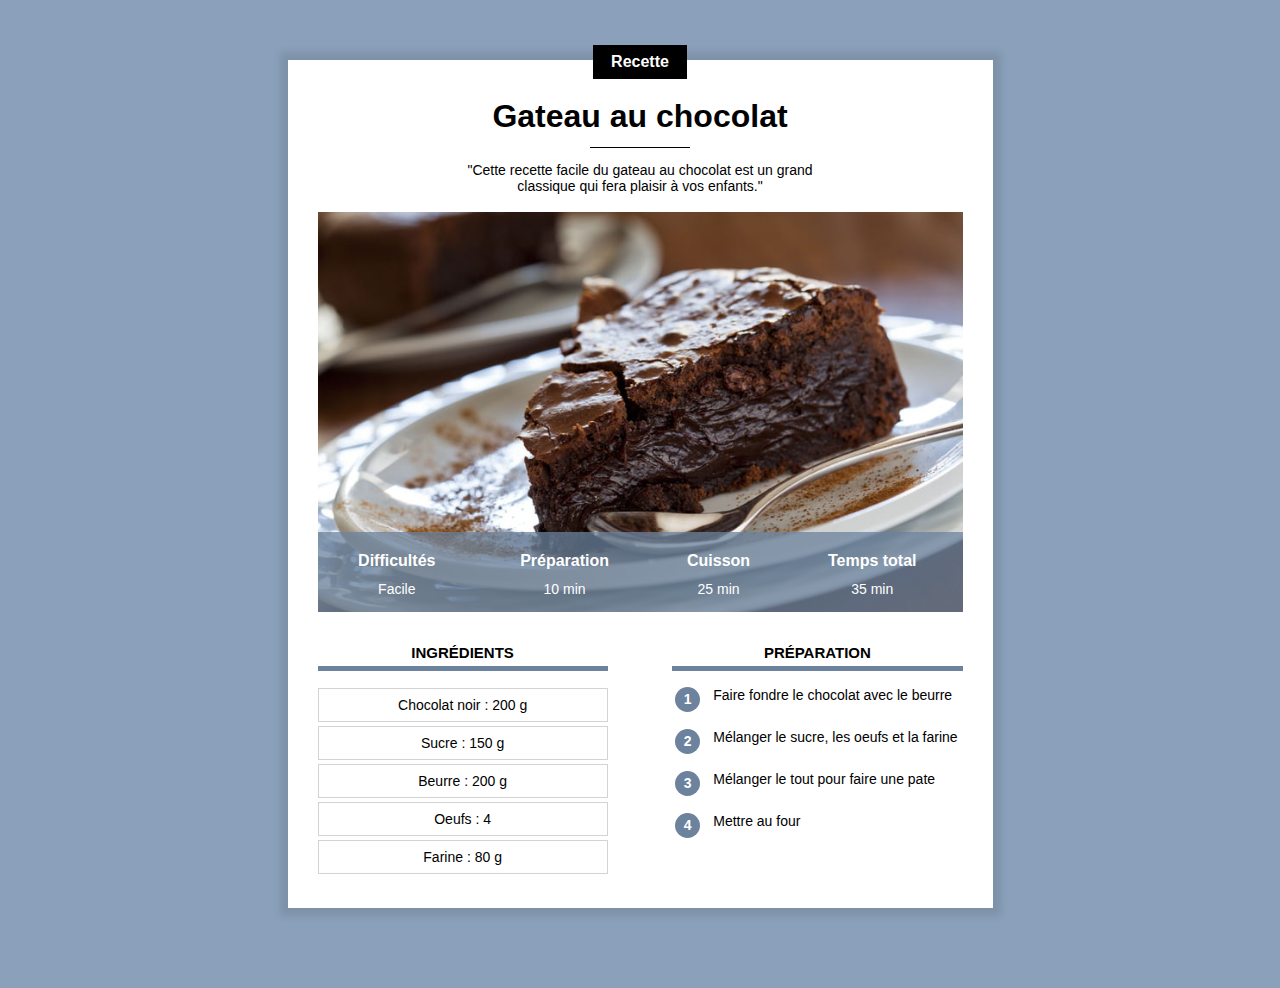
<file: index.html>
<!DOCTYPE html>
<html lang="fr">
    <head>
        <title>Gateau au chocolat</title>
        <meta charset="UTF-8">
        <meta name="viewport" content="width=device-width, initial-scale=1.0">

        <link rel="stylesheet" href="recette.css">   
    </head>
    <body>
        <div class="contenu">
            <div class="centre categorie">
                <p class="categorie">Recette</p>
            </div>

            <h1>Gateau au chocolat</h1>

            <div class="separateur"></div>

            <div class="centre">
                <p class="description">"Cette recette facile du gateau au chocolat est un grand classique qui fera plaisir à vos enfants."</p>
            </div>

            <div class="info">
                <img class="centre info" src="gateau.jpg">

                <table class="info">
                    <tr><th>Difficultés</th><th>Préparation</th><th>Cuisson</th><th>Temps total</th></tr>
                    <tr><td>Facile</td><td>10 min</td><td>25 min</td><td>35 min</td></tr>
                </table>
            </div>

            <div>
                <div class="colonne1 colonne">
                    <h2>Ingrédients</h2>
                        <div class="ingredients">
                            <p>Chocolat noir : 200 g</p>
                            <p>Sucre : 150 g</p>
                            <p>Beurre : 200 g</p>
                            <p>Oeufs : 4</p>
                            <p>Farine : 80 g</p>                    
                        </div>
                </div>

                <div class="colonne2 colonne">
                    <h2>Préparation</h2>
                    <table class="preparation">
                        <tr><td><p class="numero">1</p></td><td class="preparation_etape">Faire fondre le chocolat avec le beurre</td></tr>
                        <tr><td><p class="numero">2</p></td><td class="preparation_etape">Mélanger le sucre, les oeufs et la farine</td></tr>
                        <tr><td><p class="numero">3</p></td><td class="preparation_etape">Mélanger le tout pour faire une pate</td></tr>
                        <tr><td><p class="numero">4</p></td><td class="preparation_etape">Mettre au four</td></tr>
                    </table>
                </div>
            </div>
        </div>
    </body>     
</html>
</file>
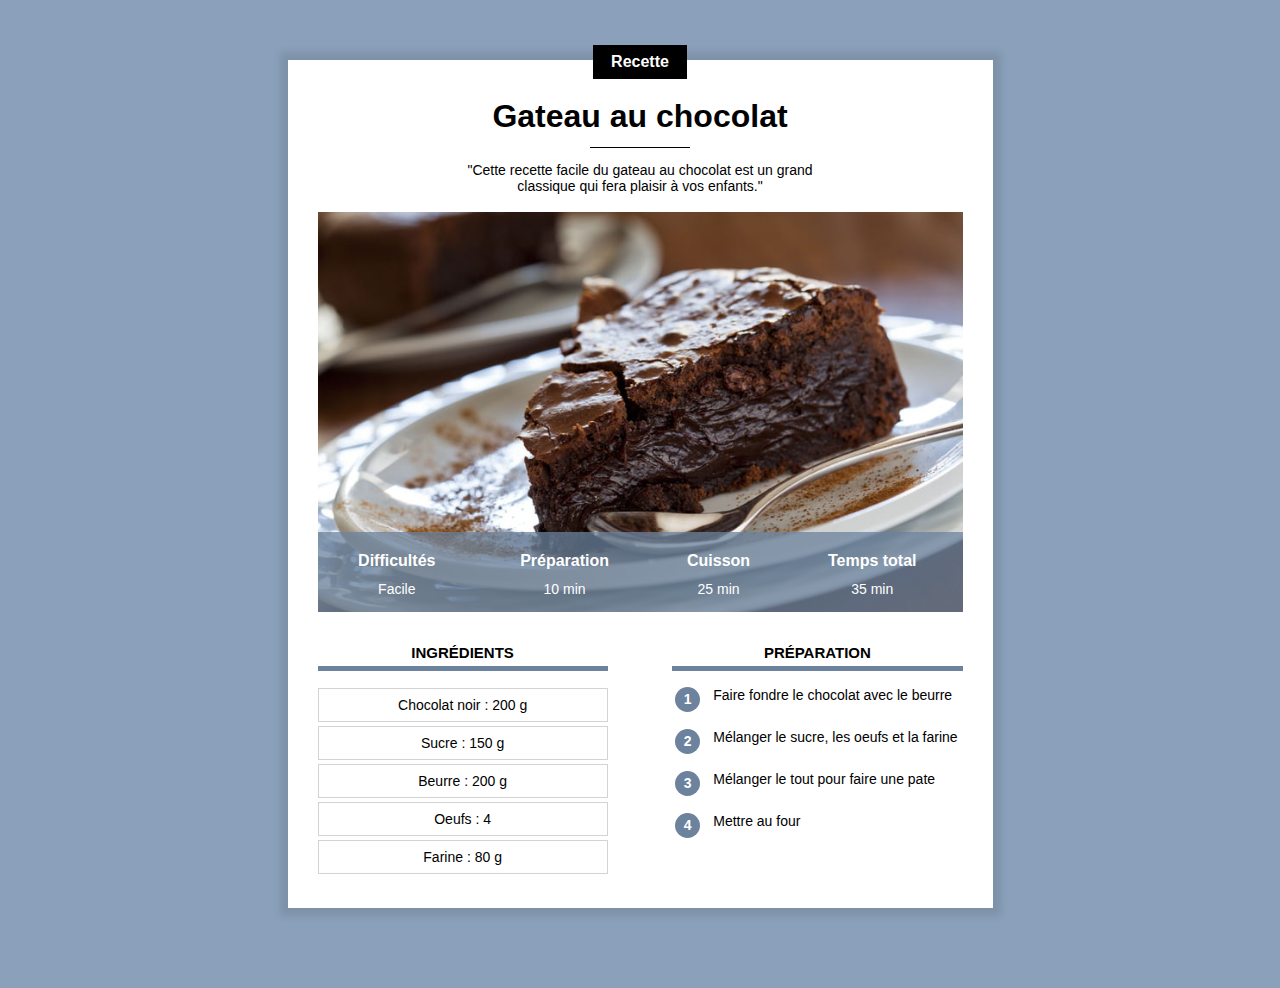
<file: recette.html>
<!DOCTYPE html>
<html lang="fr">
    <head>
        <title>Gateau au chocolat</title>
        <meta charset="UTF-8">
        <link rel="stylesheet" href="recette.css">   
    </head>
    <body>
        <div class="contenu">
            <div class="centre categorie">
                <p class="categorie">Recette</p>
            </div>

            <h1>Gateau au chocolat</h1>

            <div class="separateur"></div>

            <div class="centre">
                <p class="description">"Cette recette facile du gateau au chocolat est un grand classique qui fera plaisir à vos enfants."</p>
            </div>

            <div class="info">
                <img class="centre info" src="gateau.jpg">

                <table class="info">
                    <tr><th>Difficultés</th><th>Préparation</th><th>Cuisson</th><th>Temps total</th></tr>
                    <tr><td>Facile</td><td>10 min</td><td>25 min</td><td>35 min</td></tr>
                </table>
            </div>

            <div>
                <div class="colonne1 colonne">
                    <h2>Ingrédients</h2>
                        <div class="ingredients">
                            <p>Chocolat noir : 200 g</p>
                            <p>Sucre : 150 g</p>
                            <p>Beurre : 200 g</p>
                            <p>Oeufs : 4</p>
                            <p>Farine : 80 g</p>                    
                        </div>
                </div>

                <div class="colonne2 colonne">
                    <h2>Préparation</h2>
                    <table class="preparation">
                        <tr><td><p class="numero">1</p></td><td class="preparation_etape">Faire fondre le chocolat avec le beurre</td></tr>
                        <tr><td><p class="numero">2</p></td><td class="preparation_etape">Mélanger le sucre, les oeufs et la farine</td></tr>
                        <tr><td><p class="numero">3</p></td><td class="preparation_etape">Mélanger le tout pour faire une pate</td></tr>
                        <tr><td><p class="numero">4</p></td><td class="preparation_etape">Mettre au four</td></tr>
                    </table>
                </div>
            </div>
        </div>
    </body>     
</html>
</file>
<file: recette.css>
* {
    overflow: auto;
}

body {
    background-color: #8BA1BB;
    font-family: Arial;
    margin: 0;
}

p.categorie {
    background-color: black;
    color: white;
    display: inline-block;
    margin-top: -15px;
    margin-bottom: 0; 
    padding: 8px 18px;
    font-weight: bold;
    font-size: 16px;
}

div.contenu {
    background-color: white;
    margin: 40px 8px 40px 8px;
    padding: 0 8px 20px 8px;
    box-shadow: 0px 0px 8px 8px rgba(0, 0, 0, 0.1);
    overflow: visible;
}

h1 {
    text-align: center;
    margin-bottom: 12px;
    margin-top: 15px;
}

p.description {
    text-align: center;
    max-width: 400px;
    display: inline-block;
    font-size: 14px;
}

.centre {
    text-align: center;
    width: 100%;
}

div.categorie {
    margin-bottom: 0px;
    margin-top: 0px;
    overflow: visible;
}

div.separateur {
    background-color: black;
    width: 100px;
    height: 1px;
    margin-left: auto;
    margin-right: auto;
}

div.info {
    position: relative;
}

table.info {
    position: absolute;
    bottom: 0;
    width: 100%;
    color: white;
    background-color: #6C829DC0;
    height: 50px;
}

table.info td {
    text-align: center;
    font-size: 12px;
    vertical-align: top;
}

table.info th {
    font-size: 14px;
    vertical-align: bottom;
    padding-bottom: 8px;
}

img.info {
    display: block;
    max-height: 400px;
    min-height: 400px;
    background-color: lightgrey;
    object-fit: cover;
}

div.colonne {
    width: 100%;
    margin-top: 20px;
}

div.colonne h2 {
    text-align: center;
    text-transform: uppercase;
    font-size: 15px;
    border-bottom: 5px solid #6C829D;
    padding-bottom: 5px;
}

div.colonne1 {
    display: inline-block;
    }

div.ingredients p {
    text-align:center;
    font-size: 14px;
    padding: 8px 0;
    border: 1px solid lightgrey;
    margin-top: 4px;
    margin-bottom: 0;
}

table.preparation p.numero {
    background-color: #6C829D;
    color: white;
    font-size: 14px;
    font-weight: bold;
    text-align: center;
    width: 25px;
    height: 25px;
    padding-top: 4px;
    box-sizing: border-box;
    border-radius: 50%;
    margin: 0;
}

table.preparation td {
    vertical-align: top;
}

table.preparation td.preparation_etape {
    font-size: 14px;
    padding-left: 10px;
    padding-bottom: 10px;  
}

table.preparation tr {
    height: 40px;
}

/* Style pour ordinateur */
@media only screen and (min-width: 768px) {
    div.contenu {
        margin: 60px 10% 80px 10%;
        padding: 0 30px 30px 30px;
        min-width: 350px;
    }

    table.info {
       height: 80px;
    }

    table.info td {
        font-size: 14px;
    }
    
    table.info th {
        font-size: 16px;
    }

    div.colonne {
        width: 45%;
    }
      
    div.colonne1 {
        margin-right: 10%;
        }
    
    div.colonne2 {
        float: right;
    }
}

@media only screen and (min-width: 900px) {
    div.contenu {
        margin-left: auto;
        margin-right: auto;
        width: 645px;
    }
}
</file>
